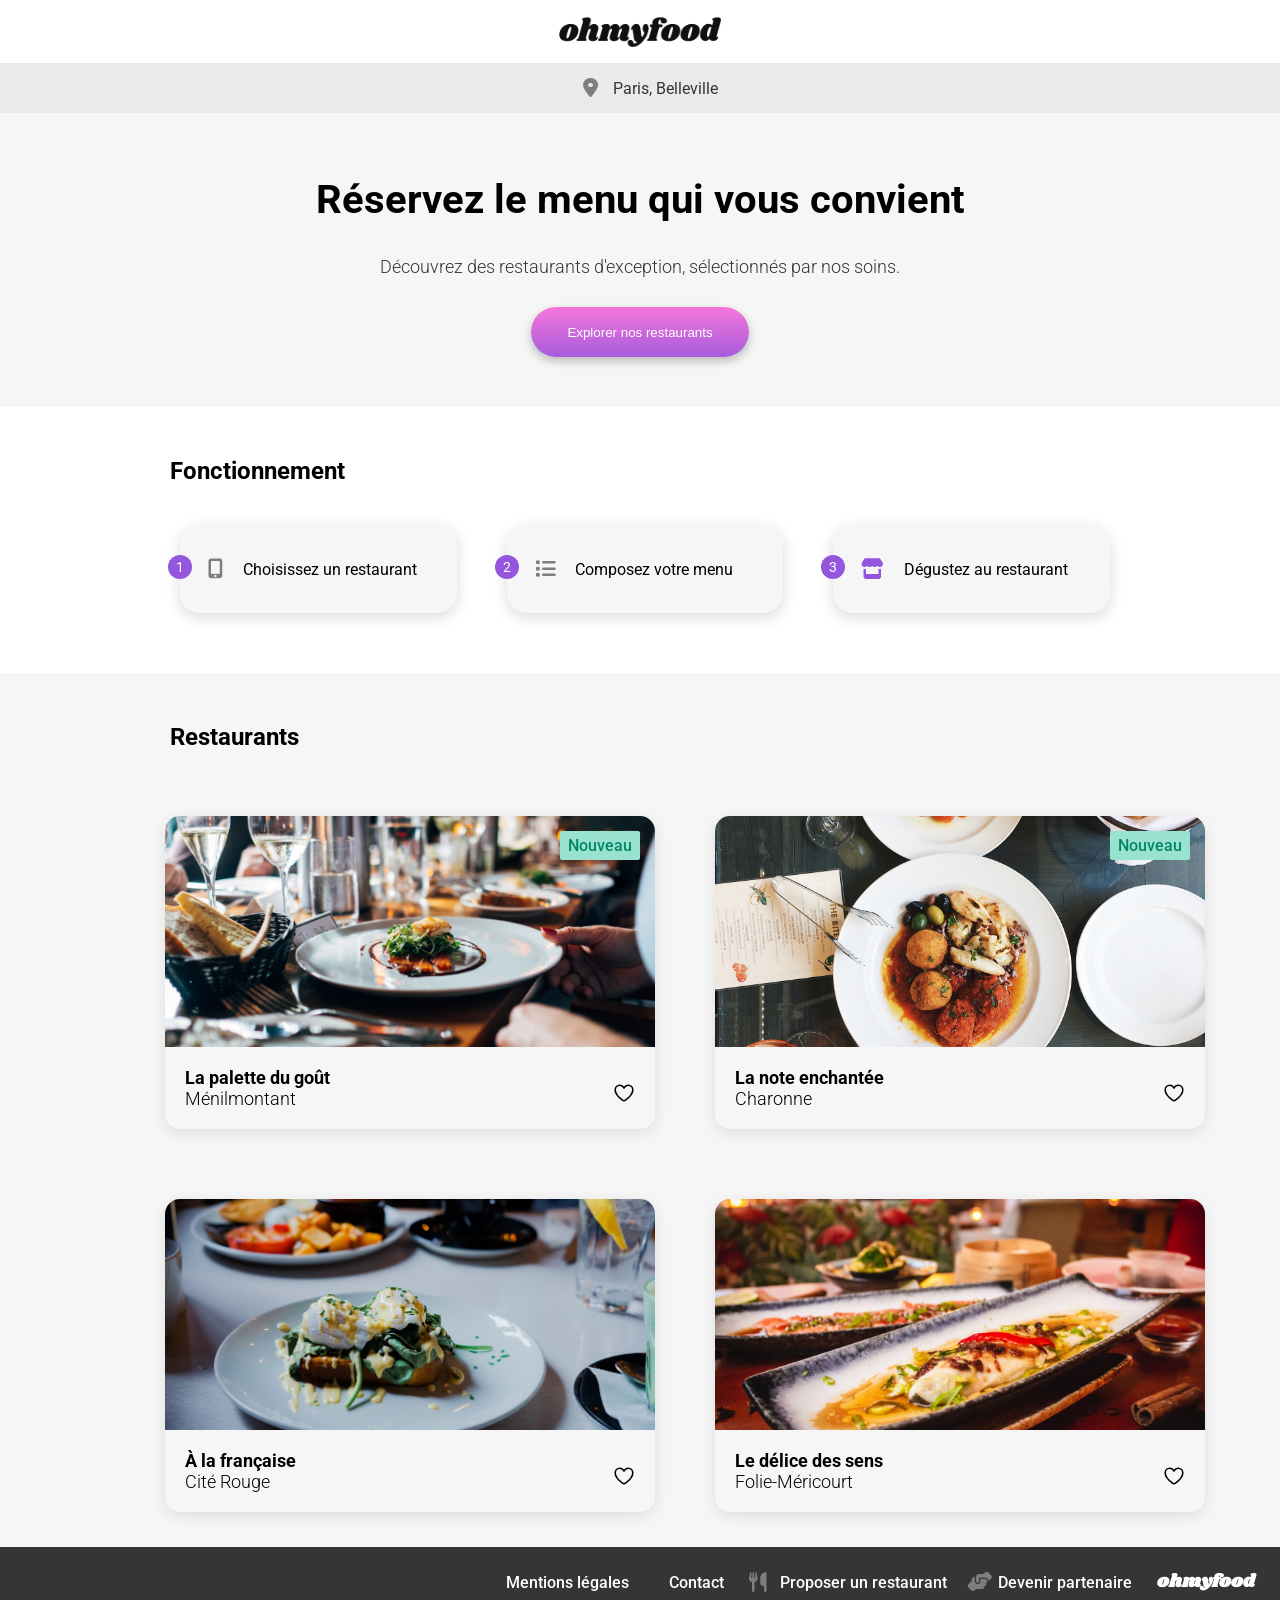
<file: index.html>
<!DOCTYPE html>
<html lang="fr">
  <head>
    <meta charset="UTF-8" />
    <meta name="viewport" content="width=device-width, initial-scale=1.0" />
    <meta name="description" content="Commandez votre repas gastronomique en ligne." />
    <title>Oh My Food</title>
    <link rel="stylesheet" href="css/main.css" />
    <link rel="stylesheet" href="https://cdnjs.cloudflare.com/ajax/libs/font-awesome/6.6.0/css/all.min.css"/>

  </head>

  <body>

    <!---LOADER --->

    <section class="loader">
      <span class="loader-box">
        <span class="loader-inner"></span>
      </span>
    </section>

    <div class="main-content">

    <!--- HEADER --->

    <header>
      <div class="logo">
        <img src="./assets/images/logo/ohmyfood.png" alt="Logo Oh My Food" />
      </div>
      <div class="localisation">
        <i class="fa-solid fa-location-dot"></i>Paris, Belleville
      </div>
    </header>

    <main>

      <!--- INTRO SECTION --->

      <section class="intro-section">
        <h1>Réservez le menu qui vous convient</h1>
        <p>Découvrez des restaurants d'exception, sélectionnés par nos soins.</p>
        <button>Explorer nos restaurants</button>
      </section>

      <!--- OPERATION SECTION --->

      <section class="operation-section">
        <h2>Fonctionnement</h2>
        <div class="operation_cards-container">
          <div class="operation_cards">
            <span class="operation-num">1</span>
            <i class="fa-solid fa-mobile-screen-button"></i>
            Choisissez un restaurant
          </div>
          <div class="operation_cards">
            <span class="operation-num">2</span>
            <i class="fa-solid fa-list"></i>
            Composez votre menu
          </div>
          <div class="operation_cards">
            <span class="operation-num">3</span>
            <i class="fa-solid fa-store i-primary"></i>
            Dégustez au restaurant
          </div>
        </div>
      </section>

      <!--- RESTAURANTS SECTION --->

      <section class="restaurants-section">
        <h2>Restaurants</h2>

        <div class="restaurants_cards-1">
          <a href="la-palette-du-gout.html">
            <div class="restaurants_cards">
              <img src="./assets/images/restaurants/la-palette-du-goût.jpg" alt="La Palette du goût" />
              <h3>La palette du goût</h3>
              <span class="new-restaurant">Nouveau</span>
              <p>Ménilmontant</p>
              <svg xmlns="http://www.w3.org/2000/svg" viewBox="0 0 640 640"><path d="M305 151.1L320 171.8L335 151.1C360 116.5 400.2 96 442.9 96C516.4 96 576 155.6 576 229.1L576 231.7C576 343.9 436.1 474.2 363.1 529.9C350.7 539.3 335.5 544 320 544C304.5 544 289.2 539.4 276.9 529.9C203.9 474.2 64 343.9 64 231.7L64 229.1C64 155.6 123.6 96 197.1 96C239.8 96 280 116.5 305 151.1z"/></svg>
            </div>
          </a>
          <a href="la-note-enchantee.html">
            <div class="restaurants_cards">
              <img src="./assets/images/restaurants/la-note-enchantée.jpg" alt="La Note enchantée" />
              <h3>La note enchantée</h3>
              <span class="new-restaurant">Nouveau</span>
              <p>Charonne</p>
              <svg xmlns="http://www.w3.org/2000/svg" viewBox="0 0 640 640"><path d="M305 151.1L320 171.8L335 151.1C360 116.5 400.2 96 442.9 96C516.4 96 576 155.6 576 229.1L576 231.7C576 343.9 436.1 474.2 363.1 529.9C350.7 539.3 335.5 544 320 544C304.5 544 289.2 539.4 276.9 529.9C203.9 474.2 64 343.9 64 231.7L64 229.1C64 155.6 123.6 96 197.1 96C239.8 96 280 116.5 305 151.1z"/></svg>
            </div>
          </a>
        </div>
        <div class="restaurants_cards-2">
          <a href="a-la-francaise.html">
            <div class="restaurants_cards">
              <img src="./assets/images/restaurants/à-la-française.jpg" alt="À la française" />
              <h3>À la française</h3>
              <p>Cité Rouge</p>
              <svg xmlns="http://www.w3.org/2000/svg" viewBox="0 0 640 640"><path d="M305 151.1L320 171.8L335 151.1C360 116.5 400.2 96 442.9 96C516.4 96 576 155.6 576 229.1L576 231.7C576 343.9 436.1 474.2 363.1 529.9C350.7 539.3 335.5 544 320 544C304.5 544 289.2 539.4 276.9 529.9C203.9 474.2 64 343.9 64 231.7L64 229.1C64 155.6 123.6 96 197.1 96C239.8 96 280 116.5 305 151.1z"/></svg>
            </div>
          </a>
          <a href="le-delice-des-sens.html">
            <div class="restaurants_cards">
              <img src="./assets/images/restaurants/le-délice-des-sens.jpg" alt="Le délice des sens" />
              <h3>Le délice des sens</h3>
              <p>Folie-Méricourt</p>
              <svg xmlns="http://www.w3.org/2000/svg" viewBox="0 0 640 640"><path d="M305 151.1L320 171.8L335 151.1C360 116.5 400.2 96 442.9 96C516.4 96 576 155.6 576 229.1L576 231.7C576 343.9 436.1 474.2 363.1 529.9C350.7 539.3 335.5 544 320 544C304.5 544 289.2 539.4 276.9 529.9C203.9 474.2 64 343.9 64 231.7L64 229.1C64 155.6 123.6 96 197.1 96C239.8 96 280 116.5 305 151.1z"/></svg>
            </div>
          </a>
        </div>
      </section>
    </main>
    </div>

    <!--- FOOTER --->

    <footer>
      <h2>ohmyfood</h2>
      <div class="footer-logo">
        <a href="#">
          <i class="fa-solid fa-utensils"></i>
          Proposer un restaurant
        </a>
        <a href="#">
          <i class="fa-solid fa-handshake-angle"></i>
          Devenir partenaire
        </a>
      </div>
      <div class="social-media">
        <a href="#">Mentions légales</a>
        <a href="mailto:contact@ohmyfood.com">Contact</a>
      </div>
    </footer>

  </body>

</html>
</file>
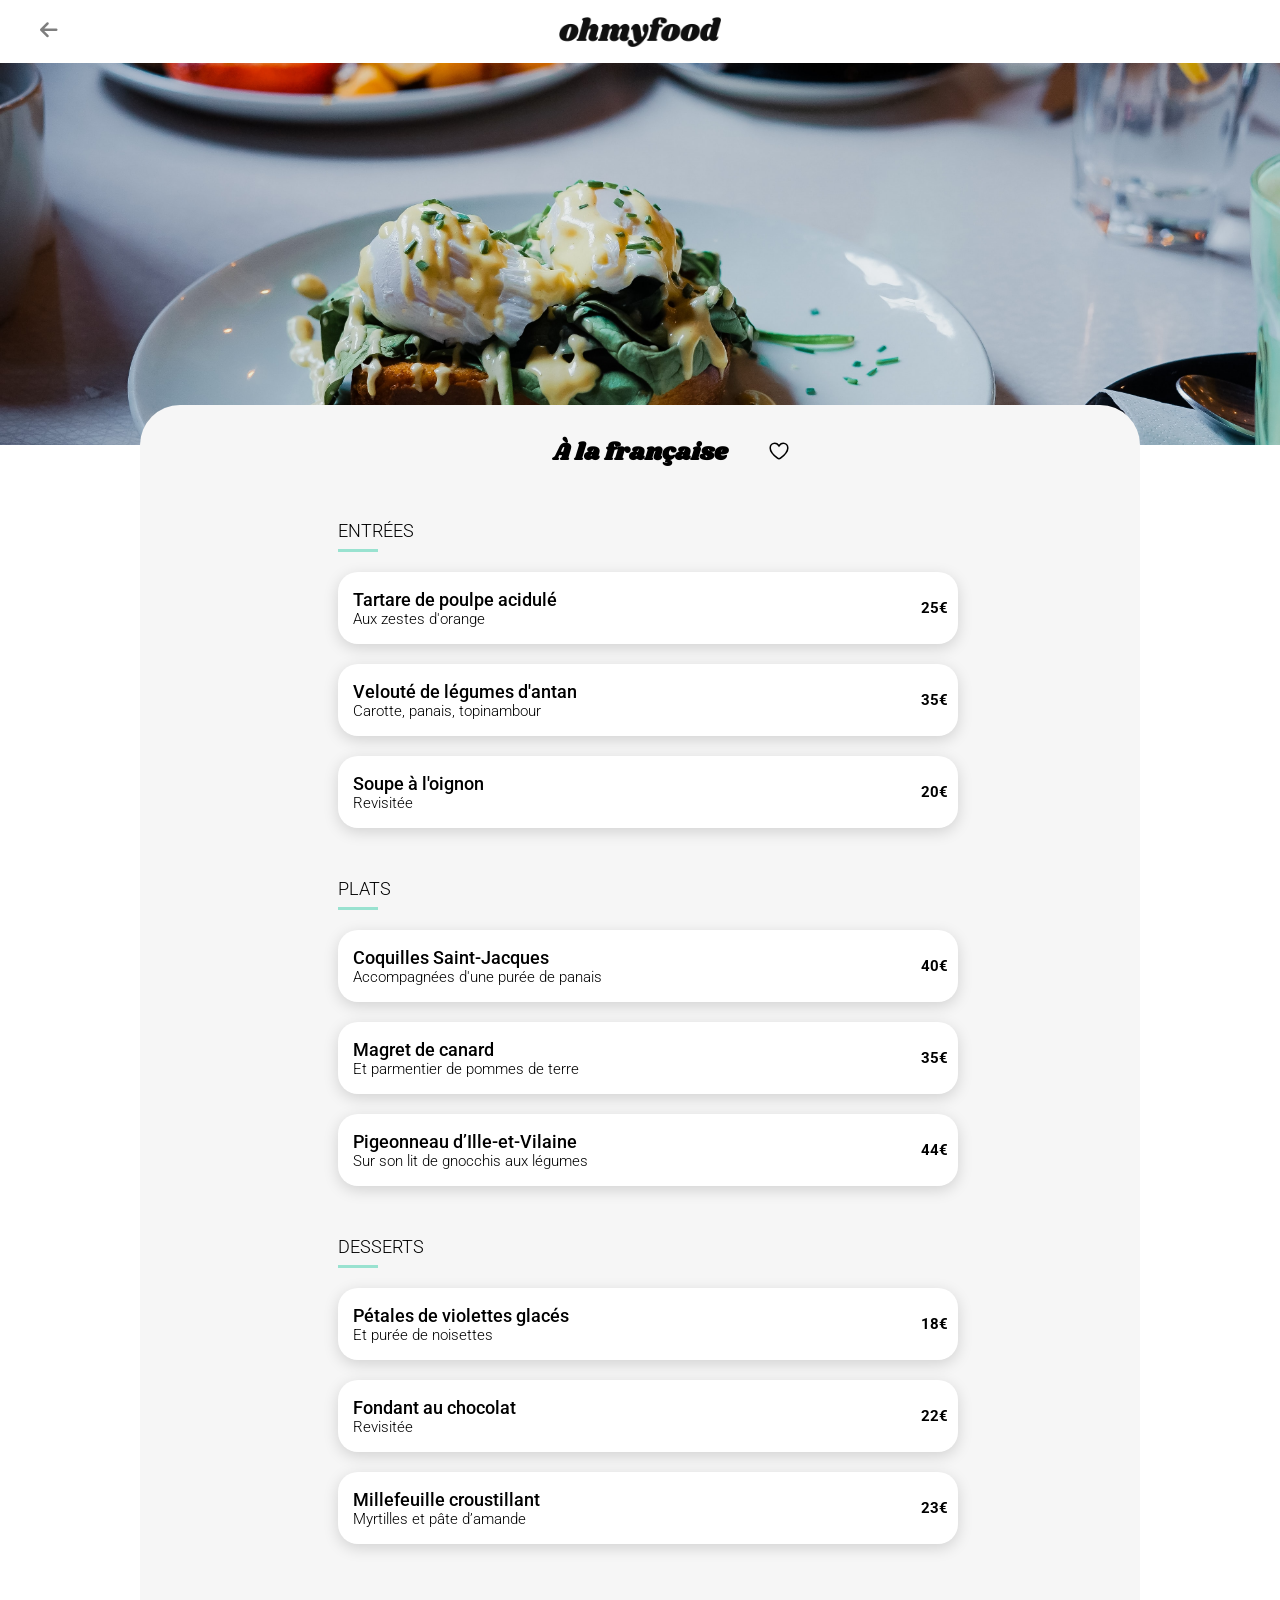
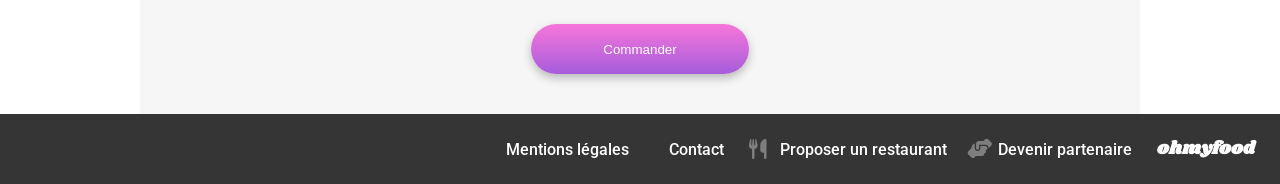
<file: a-la-francaise.html>
<!DOCTYPE html>
<html lang="fr">
  <head>
    <meta charset="UTF-8" />
    <meta name="viewport" content="width=device-width, initial-scale=1.0" />
    <meta name="description" content="Restaurant à la Française." />
    <title>A la Française & Oh My Food</title>
    <link rel="stylesheet" href="css/main.css" />
    <link rel="stylesheet" href="https://cdnjs.cloudflare.com/ajax/libs/font-awesome/6.6.0/css/all.min.css"/>
  </head>

<body>
    <nav>
      <div class="back-button">
        <a href="./index.html"><i class="fa-solid fa-arrow-left"></i></a>
      </div>
      <div class="logo">
        <img src="./assets/images/logo/ohmyfood.png" alt="Logo Oh My Food" />
      </div>
    </nav>


    <header class="restaurant-header">
        <img src="./assets/images/restaurants/à-la-française.jpg" alt="à la française" />
    </header>


<main class="main-menu">

      <div class="restaurant-title">
          <h1>À la française</h1>
          <svg xmlns="http://www.w3.org/2000/svg" viewBox="0 0 640 640"><path d="M305 151.1L320 171.8L335 151.1C360 116.5 400.2 96 442.9 96C516.4 96 576 155.6 576 229.1L576 231.7C576 343.9 436.1 474.2 363.1 529.9C350.7 539.3 335.5 544 320 544C304.5 544 289.2 539.4 276.9 529.9C203.9 474.2 64 343.9 64 231.7L64 229.1C64 155.6 123.6 96 197.1 96C239.8 96 280 116.5 305 151.1z"/></svg>
      </div>


      <section class="menu-section">
        <h2>Entrées</h2>
        <hr>

        <article class="menu_cards">
          <div class="menu-info">
            <div class="menu-text">
              <h3>Tartare de poulpe acidulé</h3>
              <p>Aux zestes d'orange</p>
            </div>
            <span class="price">25€</span>
          </div>
          <div class="circle-check">
            <i class="fa-regular fa-circle-check"></i>
          </div>
        </article>

        <article class="menu_cards">
          <div class="menu-info">
            <div class="menu-text">
              <h3>Velouté de légumes d'antan</h3>
              <p>Carotte, panais, topinambour</p>
            </div>
            <span class="price">35€</span>
          </div>
          <div class="circle-check">
            <i class="fa-regular fa-circle-check"></i>
          </div>
        </article>

        <article class="menu_cards">
          <div class="menu-info">
            <div class="menu-text">
              <h3>Soupe à l'oignon</h3>
              <p>Revisitée</p>
            </div>
            <span class="price">20€</span>
          </div>

          <div class="circle-check">
            <i class="fa-regular fa-circle-check"></i>
          </div>
        </article>
      </section>

      <section class="menu-section">
      <h2>Plats</h2>
      <hr>

        <article class="menu_cards">
          <div class="menu-info">
            <div class="menu-text">
              <h3>Coquilles Saint-Jacques</h3>
              <p>Accompagnées d'une purée de panais</p>
            </div>
            <span class="price">40€</span>
          </div>
          <div class="circle-check">
            <i class="fa-regular fa-circle-check"></i>
          </div>
        </article>

        <article class="menu_cards">
          <div class="menu-info">
            <div class="menu-text">
              <h3>Magret de canard</h3>
              <p>Et parmentier de pommes de terre</p>
            </div>
            <span class="price">35€</span>
          </div>
          <div class="circle-check">
            <i class="fa-regular fa-circle-check"></i>
          </div>
        </article>

        <article class="menu_cards">
          <div class="menu-info">
            <div class="menu-text">
              <h3>Pigeonneau d’Ille-et-Vilaine</h3>
              <p>Sur son lit de gnocchis aux légumes</p>
            </div>
            <span class="price">44€</span>
          </div>
          <div class="circle-check">
            <i class="fa-regular fa-circle-check"></i>
          </div>
        </article>
      </section>

      <section class="menu-section">
      <h2>Desserts</h2>
      <hr>

        <article class="menu_cards">
          <div class="menu-info">
            <div class="menu-text">
              <h3>Pétales de violettes glacés</h3>
              <p>Et purée de noisettes</p>
            </div>
            <span class="price">18€</span>
          </div>
          <div class="circle-check">
            <i class="fa-regular fa-circle-check"></i>
          </div>
        </article>

        <article class="menu_cards">
          <div class="menu-info">
            <div class="menu-text">
              <h3>Fondant au chocolat</h3>
              <p>Revisitée</p>
            </div>
            <span class="price">22€</span>
          </div>
          <div class="circle-check">
            <i class="fa-regular fa-circle-check"></i>
          </div>
        </article>

        <article class="menu_cards">
          <div class="menu-info">
            <div class="menu-text">
              <h3>Millefeuille croustillant</h3>
              <p>Myrtilles et pâte d’amande</p>
            </div>
            <span class="price">23€</span>
          </div>
          <div class="circle-check">
            <i class="fa-regular fa-circle-check"></i>
          </div>
        </article>
      </section>

        <button class="button">Commander</button>

    </main>

    <footer>
      <h2>ohmyfood</h2>
      <div class="footer-logo">
        <a href="#">
          <i class="fa-solid fa-utensils"></i>
          Proposer un restaurant
        </a>
        <a href="#">
          <i class="fa-solid fa-handshake-angle"></i>
          Devenir partenaire
        </a>
      </div>
      <div class="social-media">
        <a href="#">Mentions légales</a>
        <a href="mailto:contact@ohmyfood.com">Contact</a>
      </div>
    </footer>



</body>
</file>
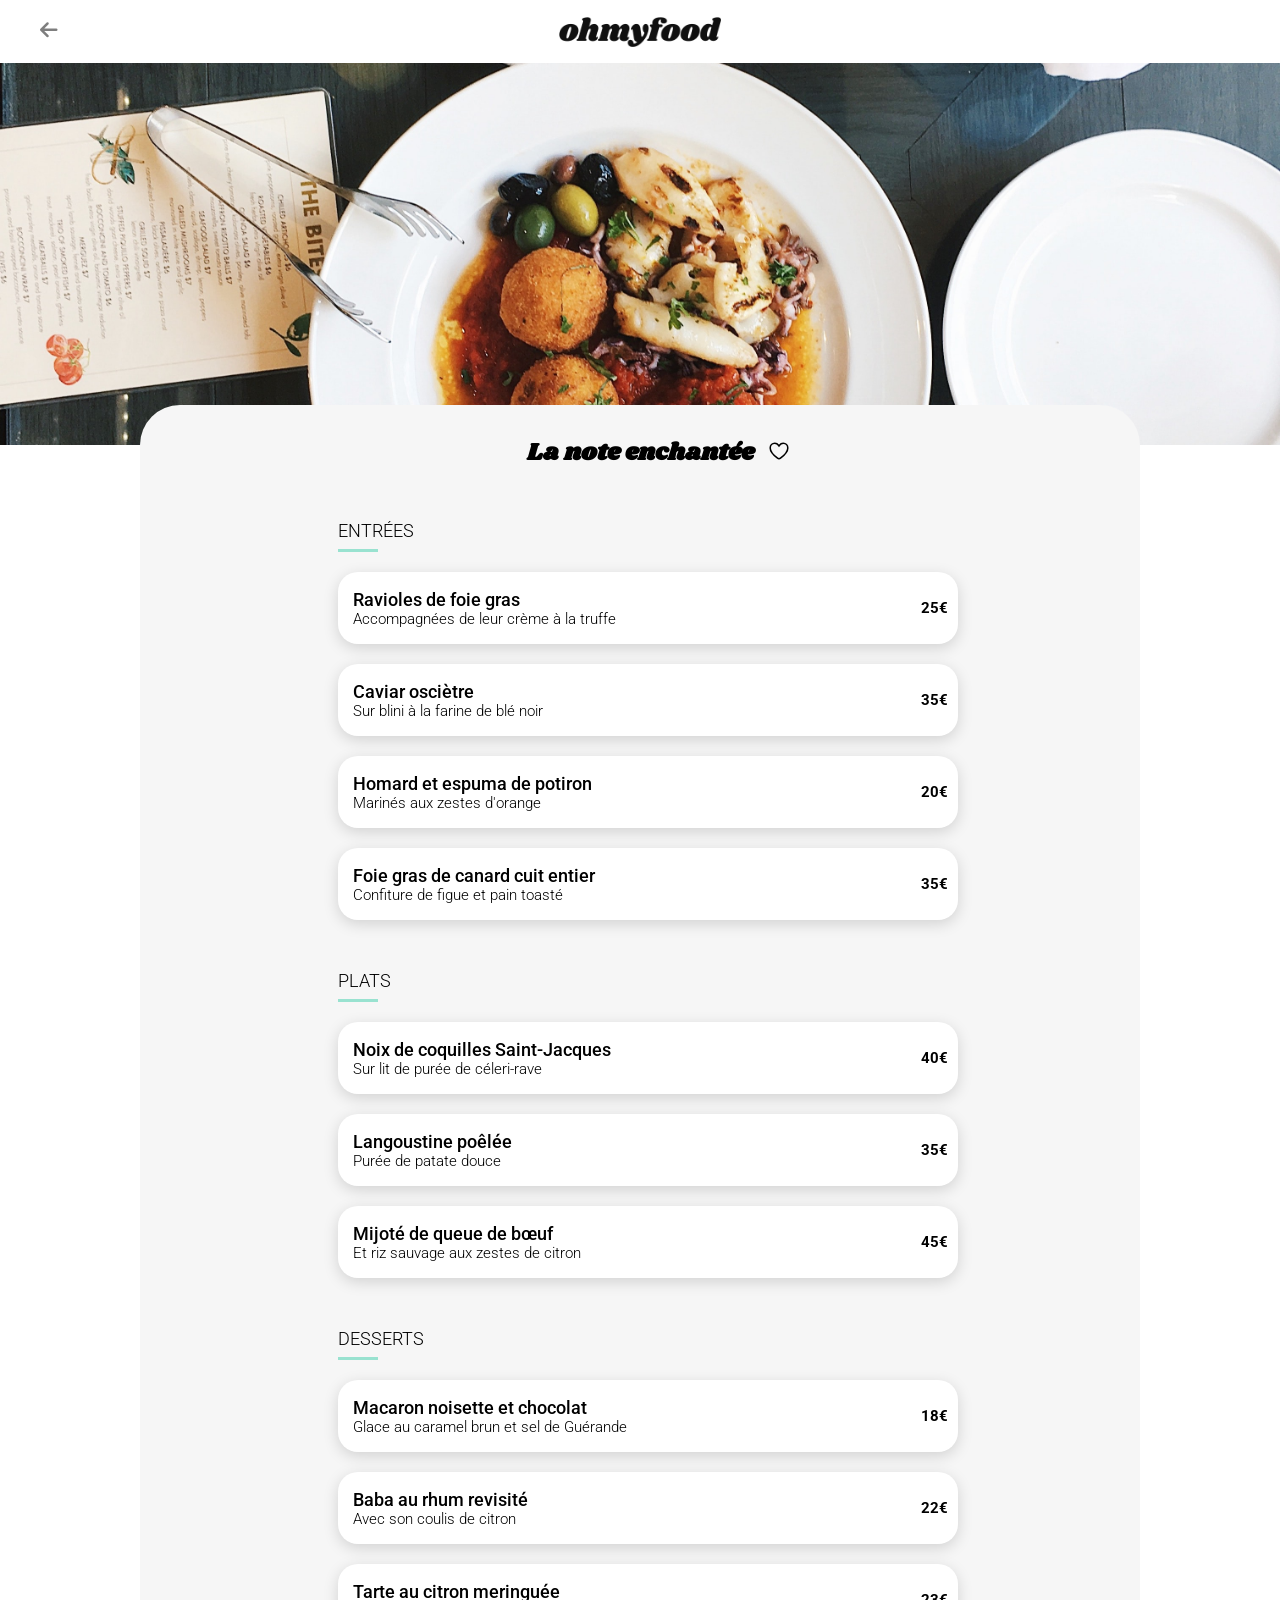
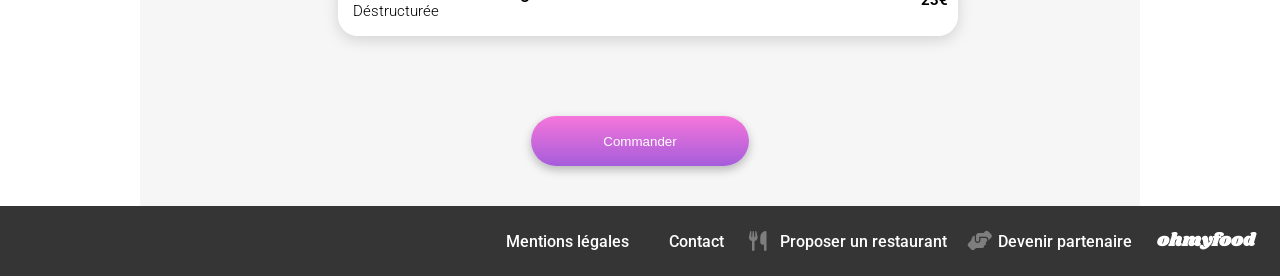
<file: la-note-enchantee.html>
<!DOCTYPE html>
<html lang="fr">
  <head>
    <meta charset="UTF-8" />
    <meta name="viewport" content="width=device-width, initial-scale=1.0" />
    <meta name="description" content="Restaurant la Note Enchantée." />
    <title>La Note Enchantée & Oh My Food</title>
    <link rel="stylesheet" href="css/main.css" />
    <link rel="stylesheet" href="https://cdnjs.cloudflare.com/ajax/libs/font-awesome/6.6.0/css/all.min.css"/>
  </head>

<body>
    <nav>
      <div class="back-button">
        <a href="./index.html"><i class="fa-solid fa-arrow-left"></i></a>
      </div>
      <div class="logo">
        <img src="./assets/images/logo/ohmyfood.png" alt="Logo Oh My Food" />
      </div>
    </nav>


    <header class="restaurant-header">
        <img src="./assets/images/restaurants/la-note-enchantée.jpg" alt="La note enchantée" />
    </header>


<main class="main-menu">

      <div class="restaurant-title">
          <h1>La note enchantée</h1>
          <svg xmlns="http://www.w3.org/2000/svg" viewBox="0 0 640 640"><path d="M305 151.1L320 171.8L335 151.1C360 116.5 400.2 96 442.9 96C516.4 96 576 155.6 576 229.1L576 231.7C576 343.9 436.1 474.2 363.1 529.9C350.7 539.3 335.5 544 320 544C304.5 544 289.2 539.4 276.9 529.9C203.9 474.2 64 343.9 64 231.7L64 229.1C64 155.6 123.6 96 197.1 96C239.8 96 280 116.5 305 151.1z"/></svg>
      </div>


      <section class="menu-section">
        <h2>Entrées</h2>
        <hr>

        <article class="menu_cards">
          <div class="menu-info">
            <div class="menu-text">
              <h3>Ravioles de foie gras </h3>
              <p>Accompagnées de leur crème à la truffe</p>
            </div>
            <span class="price">25€</span>
          </div>
          <div class="circle-check">
            <i class="fa-regular fa-circle-check"></i>
          </div>
        </article>

        <article class="menu_cards">
          <div class="menu-info">
            <div class="menu-text">
              <h3>Caviar osciètre </h3>
              <p>Sur blini à la farine de blé noir</p>
            </div>
            <span class="price">35€</span>
          </div>
          <div class="circle-check">
            <i class="fa-regular fa-circle-check"></i>
          </div>
        </article>

        <article class="menu_cards">
          <div class="menu-info">
            <div class="menu-text">
              <h3>Homard et espuma de potiron</h3>
              <p>Marinés aux zestes d'orange</p>
            </div>
            <span class="price">20€</span>
          </div>

          <div class="circle-check">
            <i class="fa-regular fa-circle-check"></i>
          </div>
        </article>

        <article class="menu_cards">
          <div class="menu-info">
            <div class="menu-text">
              <h3>Foie gras de canard cuit entier</h3>
              <p>Confiture de figue et pain toasté</p>
            </div>
            <span class="price">35€</span>
          </div>

          <div class="circle-check">
            <i class="fa-regular fa-circle-check"></i>
          </div>
        </article>
      </section>

      <section class="menu-section">
      <h2>Plats</h2>
      <hr>

        <article class="menu_cards">
          <div class="menu-info">
            <div class="menu-text">
              <h3>Noix de coquilles Saint-Jacques</h3>
              <p>Sur lit de purée de céleri-rave</p>
            </div>
            <span class="price">40€</span>
          </div>
          <div class="circle-check">
            <i class="fa-regular fa-circle-check"></i>
          </div>
        </article>

        <article class="menu_cards">
          <div class="menu-info">
            <div class="menu-text">
              <h3>Langoustine poêlée</h3>
              <p>Purée de patate douce</p>
            </div>
            <span class="price">35€</span>
          </div>
          <div class="circle-check">
            <i class="fa-regular fa-circle-check"></i>
          </div>
        </article>

        <article class="menu_cards">
          <div class="menu-info">
            <div class="menu-text">
              <h3>Mijoté de queue de bœuf </h3>
              <p>Et riz sauvage aux zestes de citron</p>
            </div>
            <span class="price">45€</span>
          </div>
          <div class="circle-check">
            <i class="fa-regular fa-circle-check"></i>
          </div>
        </article>
      </section>

      <section class="menu-section">
      <h2>Desserts</h2>
      <hr>

        <article class="menu_cards">
          <div class="menu-info">
            <div class="menu-text">
              <h3>Macaron noisette et chocolat</h3>
              <p>Glace au caramel brun et sel de Guérande</p>
            </div>
            <span class="price">18€</span>
          </div>
          <div class="circle-check">
            <i class="fa-regular fa-circle-check"></i>
          </div>
        </article>

        <article class="menu_cards">
          <div class="menu-info">
            <div class="menu-text">
              <h3>Baba au rhum revisité </h3>
              <p>Avec son coulis de citron</p>
            </div>
            <span class="price">22€</span>
          </div>
          <div class="circle-check">
            <i class="fa-regular fa-circle-check"></i>
          </div>
        </article>

        <article class="menu_cards">
          <div class="menu-info">
            <div class="menu-text">
              <h3>Tarte au citron meringuée </h3>
              <p>Déstructurée</p>
            </div>
            <span class="price">23€</span>
          </div>
          <div class="circle-check">
            <i class="fa-regular fa-circle-check"></i>
          </div>
        </article>
      </section>

        <button class="button">Commander</button>
    </main>

    <footer>
      <h2>ohmyfood</h2>
      <div class="footer-logo">
        <a href="#">
          <i class="fa-solid fa-utensils"></i>
          Proposer un restaurant
        </a>
        <a href="#">
          <i class="fa-solid fa-handshake-angle"></i>
          Devenir partenaire
        </a>
      </div>
      <div class="social-media">
        <a href="#">Mentions légales</a>
        <a href="mailto:contact@ohmyfood.com">Contact</a>
      </div>
    </footer>



</body>
</file>
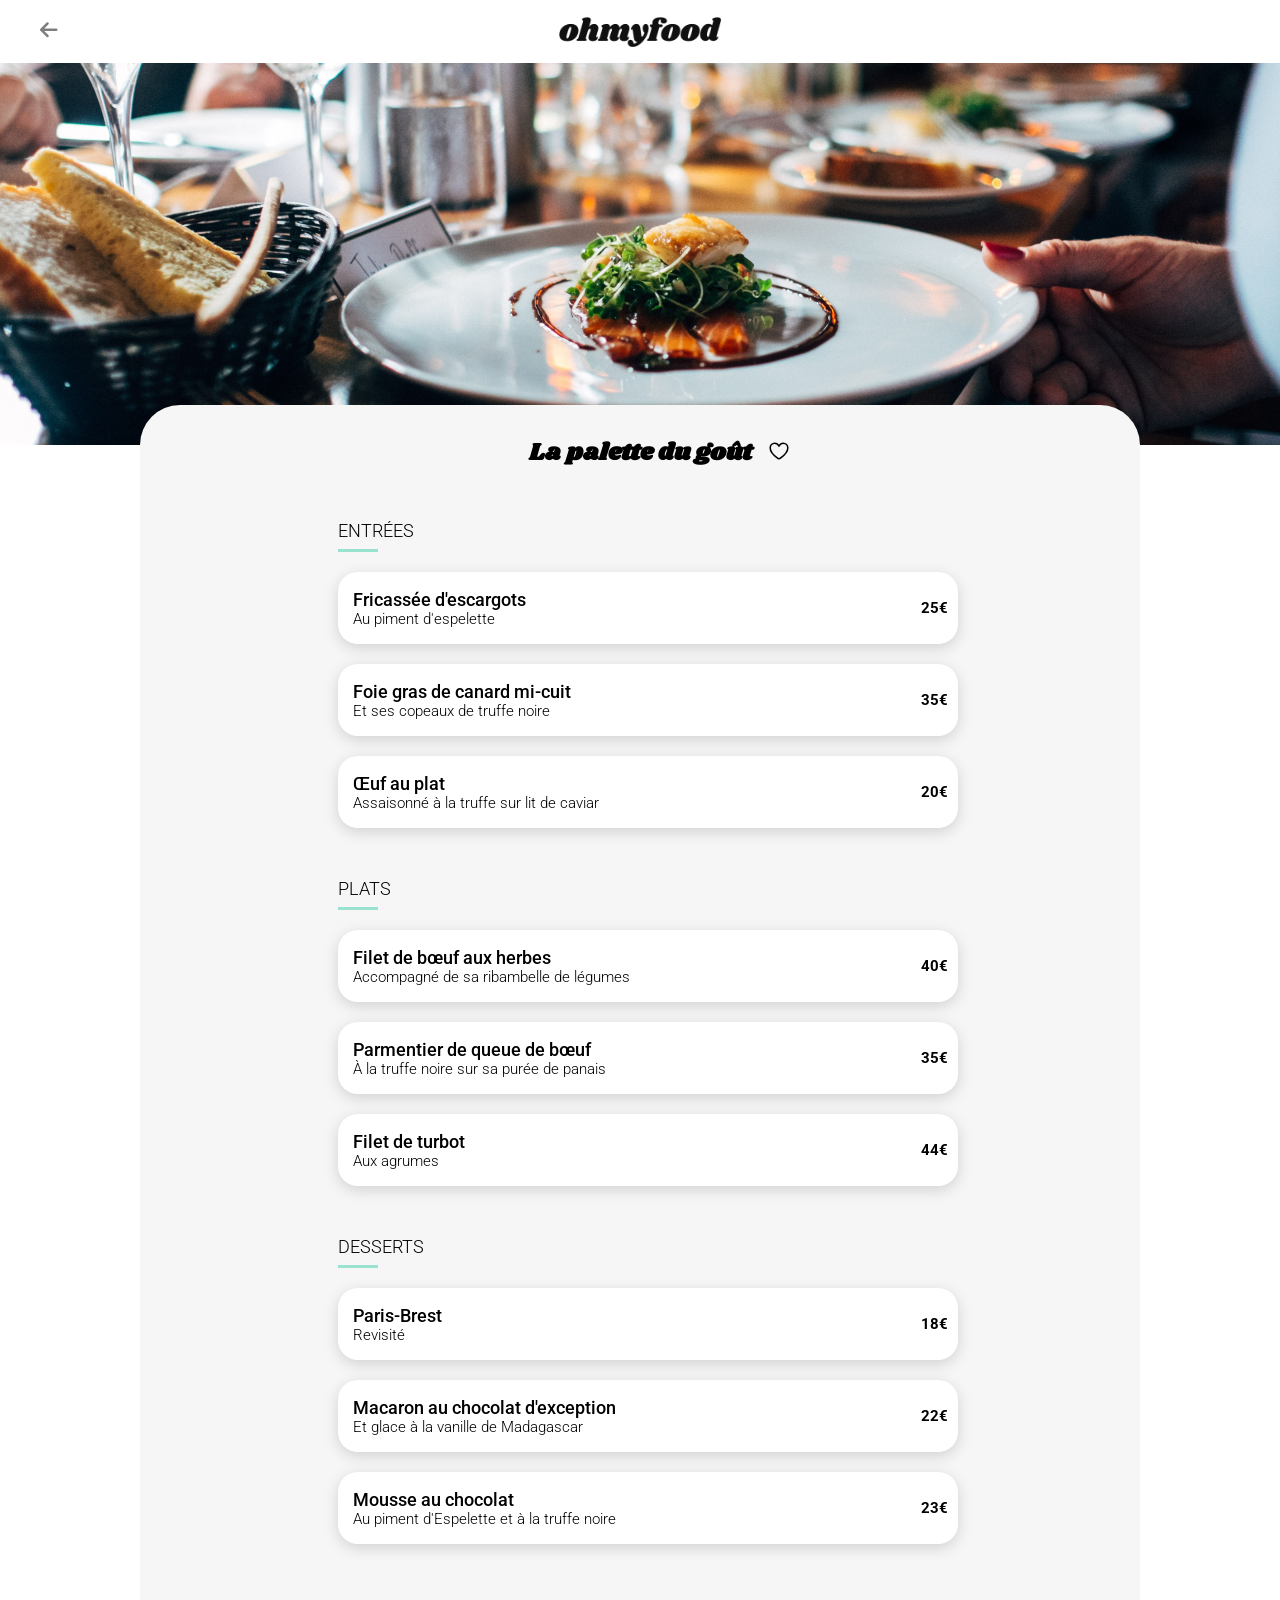
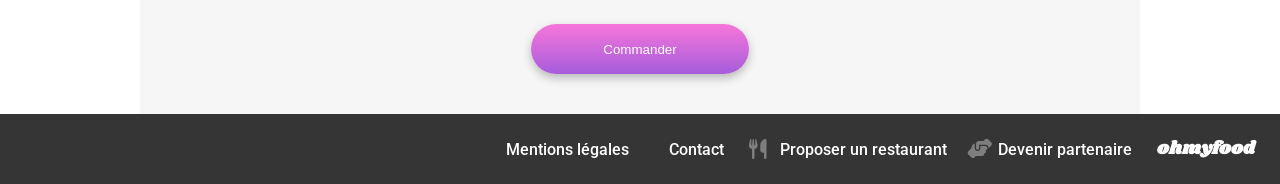
<file: la-palette-du-gout.html>
<!DOCTYPE html>
<html lang="fr">
  <head>
    <meta charset="UTF-8" />
    <meta name="viewport" content="width=device-width, initial-scale=1.0" />
    <meta name="description" content="Restaurant la Palette du Goût." />
    <title>La Palette du Goût & Oh My Food</title>
    <link rel="stylesheet" href="css/main.css" />
    <link rel="stylesheet" href="https://cdnjs.cloudflare.com/ajax/libs/font-awesome/6.6.0/css/all.min.css"/>
  </head>

<body>
        <nav>
      <div class="back-button">
        <a href="./index.html"><i class="fa-solid fa-arrow-left"></i></a>
      </div>
      <div class="logo">
        <img src="./assets/images/logo/ohmyfood.png" alt="Logo Oh My Food" />
      </div>
    </nav>


    <header class="restaurant-header">
        <img src="./assets/images/restaurants/la-palette-du-goût.jpg" alt="La palette du gout" />
    </header>


<main class="main-menu">

      <div class="restaurant-title">
          <h1>La palette du goût</h1>
          <svg xmlns="http://www.w3.org/2000/svg" viewBox="0 0 640 640"><path d="M305 151.1L320 171.8L335 151.1C360 116.5 400.2 96 442.9 96C516.4 96 576 155.6 576 229.1L576 231.7C576 343.9 436.1 474.2 363.1 529.9C350.7 539.3 335.5 544 320 544C304.5 544 289.2 539.4 276.9 529.9C203.9 474.2 64 343.9 64 231.7L64 229.1C64 155.6 123.6 96 197.1 96C239.8 96 280 116.5 305 151.1z"/></svg>
      </div>


      <section class="menu-section">
        <h2>Entrées</h2>
        <hr>

        <article class="menu_cards">
          <div class="menu-info">
            <div class="menu-text">
              <h3>Fricassée d'escargots</h3>
              <p>Au piment d'espelette</p>
            </div>
            <span class="price">25€</span>
          </div>
          <div class="circle-check">
            <i class="fa-regular fa-circle-check"></i>
          </div>
        </article>

        <article class="menu_cards">
          <div class="menu-info">
            <div class="menu-text">
              <h3>Foie gras de canard mi-cuit</h3>
              <p>Et ses copeaux de truffe noire</p>
            </div>
            <span class="price">35€</span>
          </div>
          <div class="circle-check">
            <i class="fa-regular fa-circle-check"></i>
          </div>
        </article>

        <article class="menu_cards">
          <div class="menu-info">
            <div class="menu-text">
              <h3>Œuf au plat</h3>
              <p>Assaisonné à la truffe sur lit de caviar</p>
            </div>
            <span class="price">20€</span>
          </div>

          <div class="circle-check">
            <i class="fa-regular fa-circle-check"></i>
          </div>
        </article>
      </section>

      <section class="menu-section">
      <h2>Plats</h2>
      <hr>

        <article class="menu_cards">
          <div class="menu-info">
            <div class="menu-text">
              <h3>Filet de bœuf aux herbes</h3>
              <p>Accompagné de sa ribambelle de légumes</p>
            </div>
            <span class="price">40€</span>
          </div>
          <div class="circle-check">
            <i class="fa-regular fa-circle-check"></i>
          </div>
        </article>

        <article class="menu_cards">
          <div class="menu-info">
            <div class="menu-text">
              <h3>Parmentier de queue de bœuf</h3>
              <p>À la truffe noire sur sa purée de panais</p>
            </div>
            <span class="price">35€</span>
          </div>
          <div class="circle-check">
            <i class="fa-regular fa-circle-check"></i>
          </div>
        </article>

        <article class="menu_cards">
          <div class="menu-info">
            <div class="menu-text">
              <h3>Filet de turbot</h3>
              <p>Aux agrumes</p>
            </div>
            <span class="price">44€</span>
          </div>
          <div class="circle-check">
            <i class="fa-regular fa-circle-check"></i>
          </div>
        </article>
      </section>

      <section class="menu-section">
      <h2>Desserts</h2>
      <hr>

        <article class="menu_cards">
          <div class="menu-info">
            <div class="menu-text">
              <h3>Paris-Brest</h3>
              <p>Revisité</p>
            </div>
            <span class="price">18€</span>
          </div>
          <div class="circle-check">
            <i class="fa-regular fa-circle-check"></i>
          </div>
        </article>

        <article class="menu_cards">
          <div class="menu-info">
            <div class="menu-text">
              <h3>Macaron au chocolat d'exception </h3>
              <p>Et glace à la vanille de Madagascar</p>
            </div>
            <span class="price">22€</span>
          </div>
          <div class="circle-check">
            <i class="fa-regular fa-circle-check"></i>
          </div>
        </article>

        <article class="menu_cards">
          <div class="menu-info">
            <div class="menu-text">
              <h3>Mousse au chocolat </h3>
              <p>Au piment d'Espelette et à la truffe noire</p>
            </div>
            <span class="price">23€</span>
          </div>
          <div class="circle-check">
            <i class="fa-regular fa-circle-check"></i>
          </div>
        </article>
      </section>

        <button class="button">Commander</button>

    </main>

    <footer>
      <h2>ohmyfood</h2>
      <div class="footer-logo">
        <a href="#">
          <i class="fa-solid fa-utensils"></i>
          Proposer un restaurant
        </a>
        <a href="#">
          <i class="fa-solid fa-handshake-angle"></i>
          Devenir partenaire
        </a>
      </div>
      <div class="social-media">
        <a href="#">Mentions légales</a>
        <a href="mailto:contact@ohmyfood.com">Contact</a>
      </div>
    </footer>



</body>
</file>
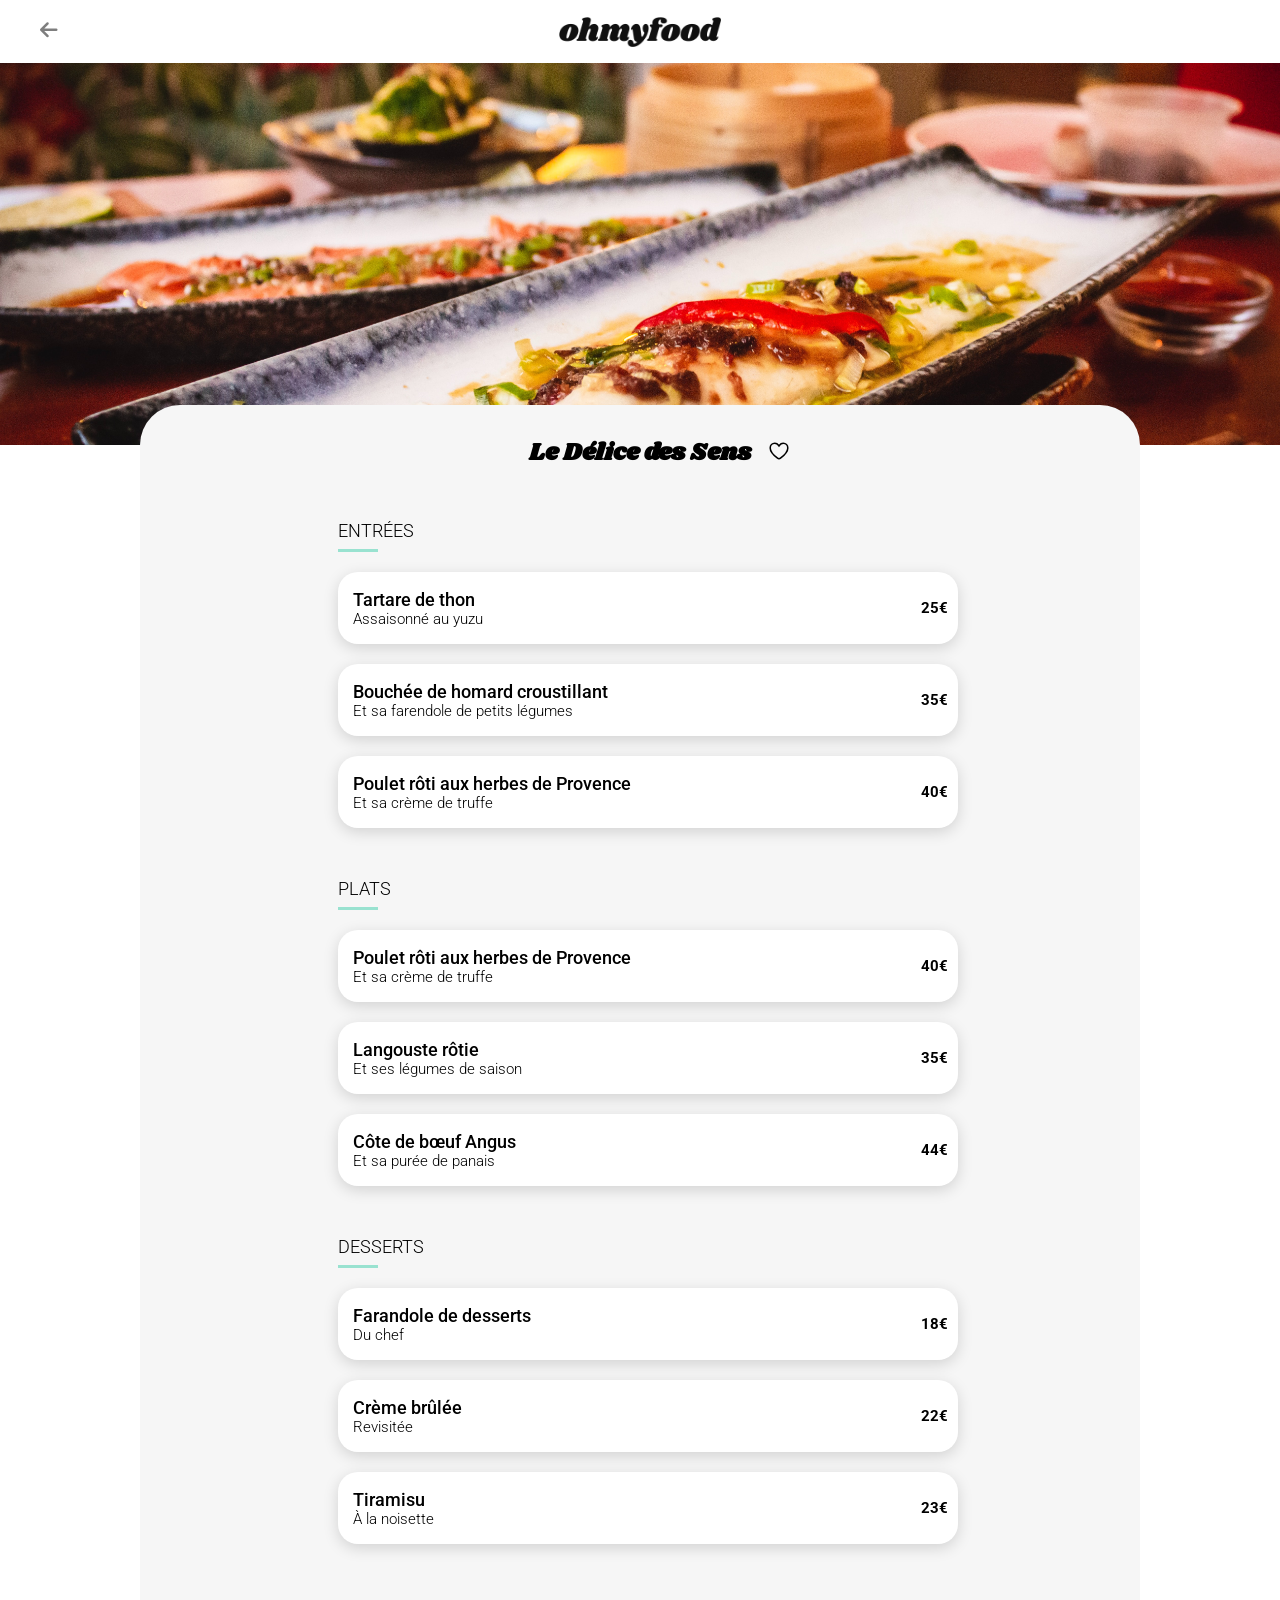
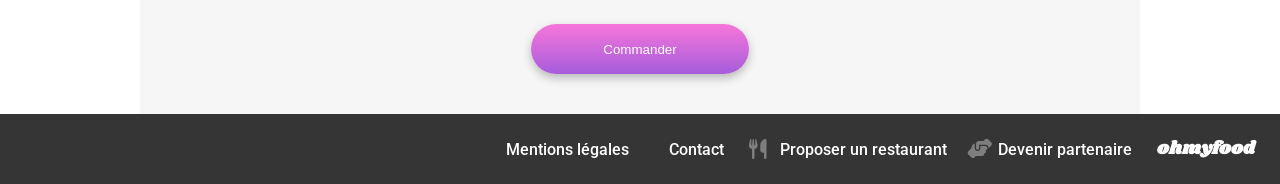
<file: le-delice-des-sens.html>
<!DOCTYPE html>
<html lang="fr">
  <head>
    <meta charset="UTF-8" />
    <meta name="viewport" content="width=device-width, initial-scale=1.0" />
    <meta name="description" content="Restaurant le Délice des sens." />
    <title>Le Délice des Sens & Oh My Food</title>
    <link rel="stylesheet" href="css/main.css" />
    <link rel="stylesheet" href="https://cdnjs.cloudflare.com/ajax/libs/font-awesome/6.6.0/css/all.min.css"/>
  </head>

<body>
    <nav>
      <div class="back-button">
        <a href="./index.html"><i class="fa-solid fa-arrow-left"></i></a>
      </div>
      <div class="logo">
        <img src="./assets/images/logo/ohmyfood.png" alt="Logo Oh My Food" />
      </div>
    </nav>


    <header class="restaurant-header">
        <img src="./assets/images/restaurants/le-délice-des-sens.jpg" alt="Le délice des sens" />
    </header>


<main class="main-menu">

      <div class="restaurant-title">
          <h1>Le Délice des Sens</h1>
          <svg xmlns="http://www.w3.org/2000/svg" viewBox="0 0 640 640"><path d="M305 151.1L320 171.8L335 151.1C360 116.5 400.2 96 442.9 96C516.4 96 576 155.6 576 229.1L576 231.7C576 343.9 436.1 474.2 363.1 529.9C350.7 539.3 335.5 544 320 544C304.5 544 289.2 539.4 276.9 529.9C203.9 474.2 64 343.9 64 231.7L64 229.1C64 155.6 123.6 96 197.1 96C239.8 96 280 116.5 305 151.1z"/></svg>
      </div>


      <section class="menu-section">
        <h2>Entrées</h2>
        <hr>

        <article class="menu_cards">
          <div class="menu-info">
            <div class="menu-text">
              <h3>Tartare de thon</h3>
              <p>Assaisonné au yuzu</p>
            </div>
            <span class="price">25€</span>
          </div>
          <div class="circle-check">
            <i class="fa-regular fa-circle-check"></i>
          </div>
        </article>

        <article class="menu_cards">
          <div class="menu-info">
            <div class="menu-text">
              <h3>Bouchée de homard croustillant</h3>
              <p>Et sa farendole de petits légumes</p>
            </div>
            <span class="price">35€</span>
          </div>
          <div class="circle-check">
            <i class="fa-regular fa-circle-check"></i>
          </div>
        </article>

        <article class="menu_cards">
          <div class="menu-info">
            <div class="menu-text">
              <h3>Poulet rôti aux herbes de Provence</h3>
              <p>Et sa crème de truffe</p>
            </div>
            <span class="price">40€</span>
          </div>

          <div class="circle-check">
            <i class="fa-regular fa-circle-check"></i>
          </div>
        </article>
      </section>

      <section class="menu-section">
      <h2>Plats</h2>
      <hr>

        <article class="menu_cards">
          <div class="menu-info">
            <div class="menu-text">
              <h3>Poulet rôti aux herbes de Provence</h3>
              <p>Et sa crème de truffe</p>
            </div>
            <span class="price">40€</span>
          </div>
          <div class="circle-check">
            <i class="fa-regular fa-circle-check"></i>
          </div>
        </article>

        <article class="menu_cards">
          <div class="menu-info">
            <div class="menu-text">
              <h3>Langouste rôtie</h3>
              <p>Et ses légumes de saison</p>
            </div>
            <span class="price">35€</span>
          </div>
          <div class="circle-check">
            <i class="fa-regular fa-circle-check"></i>
          </div>
        </article>

        <article class="menu_cards">
          <div class="menu-info">
            <div class="menu-text">
              <h3>Côte de bœuf Angus</h3>
              <p>Et sa purée de panais</p>
            </div>
            <span class="price">44€</span>
          </div>
          <div class="circle-check">
            <i class="fa-regular fa-circle-check"></i>
          </div>
        </article>
      </section>

      <section class="menu-section">
      <h2>Desserts</h2>
      <hr>

        <article class="menu_cards">
          <div class="menu-info">
            <div class="menu-text">
              <h3>Farandole de desserts</h3>
              <p>Du chef</p>
            </div>
            <span class="price">18€</span>
          </div>
          <div class="circle-check">
            <i class="fa-regular fa-circle-check"></i>
          </div>
        </article>

        <article class="menu_cards">
          <div class="menu-info">
            <div class="menu-text">
              <h3>Crème brûlée</h3>
              <p>Revisitée</p>
            </div>
            <span class="price">22€</span>
          </div>
          <div class="circle-check">
            <i class="fa-regular fa-circle-check"></i>
          </div>
        </article>

        <article class="menu_cards">
          <div class="menu-info">
            <div class="menu-text">
              <h3>Tiramisu</h3>
              <p>À la noisette</p>
            </div>
            <span class="price">23€</span>
          </div>
          <div class="circle-check">
            <i class="fa-regular fa-circle-check"></i>
          </div>
        </article>
      </section>

        <button class="button">Commander</button>

    </main>

    <footer>
      <h2>ohmyfood</h2>
      <div class="footer-logo">
        <a href="#">
          <i class="fa-solid fa-utensils"></i>
          Proposer un restaurant
        </a>
        <a href="#">
          <i class="fa-solid fa-handshake-angle"></i>
          Devenir partenaire
        </a>
      </div>
      <div class="social-media">
        <a href="#">Mentions légales</a>
        <a href="mailto:contact@ohmyfood.com">Contact</a>
      </div>
    </footer>



</body>
</file>
<file: css/main.css>
@import url("https://fonts.googleapis.com/css2?family=Roboto:ital,wght@0,100..900;1,100..900&family=Shrikhand&display=swap");
body {
  font-family: "Roboto", sans-serif;
  font-size: 16px;
  margin: 0;
  padding: 0;
}

h1 {
  font-family: "Roboto", sans-serif;
  font-size: 24px;
}

h2 {
  font-family: "Roboto", sans-serif;
  font-size: 18px;
  margin: 0;
  padding: 0;
}

h3 {
  font-size: 1.5rem;
  margin: 0;
  padding: 0;
}

p {
  margin: 0;
  padding: 0;
}

header {
  display: flex;
  flex-direction: column;
  align-items: center;
  background-color: white;
}

.logo {
  height: 63px;
  width: 100%;
  display: flex;
  align-items: center;
  justify-content: center;
  box-shadow: 0px 4px 4px 0px rgba(0, 0, 0, 0.2509803922);
  z-index: 1;
}

.logo img {
  width: 162px;
  height: 30px;
  margin: 14px;
}

.localisation {
  display: flex;
  align-items: center;
  justify-content: center;
  width: 100%;
  height: 50px;
  font-size: 16px;
  color: #353535;
  background-color: #EAEAEA;
  box-shadow: 0px 4px 4px 0px rgba(0, 0, 0, 0.2509803922);
}

.localisation p {
  font-weight: 500;
}

.localisation i {
  margin-right: 15px;
}

.back-button {
  position: absolute;
  left: 20px;
  font-size: 24px;
  color: #353535;
  cursor: pointer;
}

footer {
  background-color: #353535;
  color: white;
  padding: 22px 25px;
  display: flex;
  flex-direction: column;
  gap: 10px;
}
footer a {
  display: flex;
  align-items: center;
  justify-content: flex-start;
  text-decoration: none;
  color: white;
  font-weight: 500;
  cursor: pointer;
  gap: 0;
}
footer h2 {
  font-family: "Shrikhand", cursive;
  font-size: 18px;
  margin: 0;
  margin-bottom: 14px;
}
footer a i {
  margin: 0 20px 0 0 !important;
  width: 11px;
  text-align: center;
}

.footer-logo, .social-media {
  margin: 0;
  padding: 0;
  display: flex;
  flex-direction: column;
}

@media screen and (min-width: 1024px) {
  footer {
    display: flex;
    flex-direction: row-reverse;
    gap: 25px;
  }
  footer h2 {
    margin: 0;
    align-self: center;
  }
  .footer-logo {
    flex-direction: row;
    align-items: center;
    gap: 20px;
  }
  .social-media {
    flex-direction: row;
    align-items: center;
    gap: 40px;
  }
}
.restaurants_cards {
  display: flex;
  flex-direction: column;
  border-radius: 15px;
  box-shadow: 0px 4px 15px 0px rgba(0, 0, 0, 0.1);
  margin: 10px 15px;
  position: relative;
}
.restaurants_cards img {
  width: 100%;
  min-width: 100%;
  height: 231px;
  border-top-left-radius: 15px;
  border-top-right-radius: 15px;
  object-fit: cover;
}
.restaurants_cards h3 {
  display: flex;
  align-items: center;
  justify-content: flex-start;
  font-weight: 700;
  margin: 20px 0 0 20px;
  font-size: 18px;
}
.restaurants_cards p {
  display: flex;
  align-items: center;
  justify-content: flex-start;
  font-weight: 300;
  margin: 0 0 20px 20px;
  font-size: 18px;
}

.restaurants_cards-1 a,
.restaurants_cards-2 a {
  text-decoration: none;
  color: black;
}

.new-restaurant {
  position: absolute;
  z-index: 1;
  width: 80px;
  height: 29px;
  font-weight: 500;
  background-color: #99E2D0;
  color: #008766;
  top: 15px;
  right: 15px;
  display: flex;
  align-items: center;
  justify-content: center;
  border-radius: 2px;
}

.restaurants_cards svg {
  position: absolute;
  bottom: 25px;
  right: 20px;
  width: 22px;
  cursor: pointer;
  fill: transparent;
  stroke: black;
  stroke-width: 45;
  transition: all 0.3s ease;
}
.restaurants_cards svg:hover {
  animation: color-change-2x 2s forwards;
}

@keyframes color-change-2x {
  0% {
    fill: #9356DC;
    stroke: #9356DC;
  }
  100% {
    fill: #FF79DA;
    stroke: #FF79DA;
  }
}
@media screen and (min-width: 768px) and (max-width: 1023px) {
  .restaurants_cards {
    width: 340px;
    margin: 10px 15px;
  }
  .restaurants_cards-1,
  .restaurants_cards-2 {
    display: flex;
    flex-direction: row;
    justify-content: center;
    gap: 25px;
  }
}
@media screen and (min-width: 1024px) {
  .restaurants_cards {
    width: 490px;
    margin: 35px 15px;
  }
  .restaurants_cards-1, .restaurants_cards-2 {
    display: flex;
    justify-content: center;
    gap: 30px;
  }
}
button {
  box-shadow: 0px 4px 10px 0px rgba(0, 0, 0, 0.2509803922);
  border: none;
  border-radius: 25px;
  width: 218px;
  height: 50px;
  background: linear-gradient(180deg, #FF79DA -11.44%, #9356DC 123.93%);
  color: white;
  font-weight: 500;
  margin-top: 30px;
  cursor: pointer;
  transition: all 0.3s ease;
}
button:hover {
  background: linear-gradient(180deg, #ff8ee3 -10%, #a56af5 120%);
  box-shadow: 0px 4px 15px 0px rgba(0, 0, 0, 0.3490196078);
}

.operation_cards-container {
  display: flex;
  flex-direction: column;
  align-items: center;
  width: 100%;
}

.operation_cards {
  box-shadow: 0px 4px 15px 0px rgba(0, 0, 0, 0.1490196078);
  border-radius: 20px;
  width: 322px;
  height: 72px;
  margin: 10px 20px 10px 30px;
  background-color: #F6F6F6;
  padding: 8px;
  position: relative;
  display: flex;
  align-items: center;
}
.operation_cards h2 {
  font-weight: 500;
}

.fa-solid {
  font-size: 20px;
  color: #7E7E7E;
  margin: 20px;
}

.i-primary {
  color: #9356DC;
}

.operation-num {
  position: absolute;
  font-size: 14px;
  color: white;
  background-color: #9356DC;
  border-radius: 50%;
  width: 24px;
  height: 24px;
  text-align: center;
  line-height: 24px;
  top: 30px;
  left: -12px;
}

@media screen and (min-width: 768px) and (max-width: 1023px) {
  .operation_cards-container {
    display: flex;
    justify-content: center;
  }
  .operation-section h2 {
    display: flex;
    justify-content: flex-start;
  }
}
@media screen and (min-width: 1024px) {
  .operation_cards-container {
    display: flex;
    justify-content: center;
    flex-direction: row;
  }
  .operation-section h2 {
    display: flex;
    justify-content: flex-start;
  }
}
.intro-section {
  display: flex;
  flex-direction: column;
  align-items: center;
  justify-content: center;
  text-align: center;
  background-color: #F6F6F6;
  padding: 30px 20px 50px 20px;
}
.intro-section p {
  font-weight: 300;
  font-size: 18px;
  color: #353535;
}

.operation-section,
.restaurants-section {
  margin: 0 auto;
  padding: 0 20px;
  display: flex;
  flex-direction: column;
}

.operation-section {
  justify-content: center;
  margin-bottom: 50px;
}
.operation-section h2 {
  text-align: left;
  margin: 50px 0 30px 20px;
  font-size: 24px;
}

.restaurants-section {
  background-color: #F6F6F6;
  padding-bottom: 50px;
}
.restaurants-section h2 {
  text-align: left;
  margin: 50px 0 30px 20px;
  font-size: 24px;
}

@media screen and (min-width: 768px) and (max-width: 1023px) {
  .intro-section h1 {
    font-size: 36px;
  }
  .operation-section h2 {
    display: flex;
    justify-content: flex-start;
    max-width: 768px;
    padding-left: 0;
  }
  .operation_cards-container {
    max-width: 768px;
    margin: 0 auto;
  }
  .operation_cards_container {
    display: flex;
    justify-content: center;
    align-items: center;
  }
  .restaurants-section h2 {
    display: flex;
    justify-content: flex-start;
    max-width: 768px;
    padding-left: 0;
  }
  .restaurants-section .restaurants_cards_container {
    display: flex;
    flex-direction: row;
  }
  .restaurants_cards-1,
  .restaurants_cards-2 {
    max-width: 768px;
    margin: 0 auto;
  }
  .operation-section,
  .restaurants-section {
    padding: 0 50px;
  }
}
@media screen and (min-width: 1024px) {
  .intro-section h1 {
    font-size: 40px;
  }
  .operation-section h2 {
    display: flex;
    justify-content: flex-start;
    max-width: 1070px;
    padding-left: 0;
  }
  .operation_cards_container {
    display: flex;
    justify-content: center;
    align-items: center;
    max-width: 1070px;
    margin: 0 auto;
  }
  .restaurants-section h2 {
    display: flex;
    justify-content: flex-start;
    max-width: 1070px;
    padding-left: 0;
  }
  .restaurants-section .restaurants_cards_container {
    display: flex;
    flex-direction: row;
  }
  .restaurants_cards-1,
  .restaurants_cards-2 {
    max-width: 1070px;
    margin: 0 auto;
  }
  .operation-section,
  .restaurants-section {
    padding: 0 150px;
  }
}
.nav {
  position: relative;
  z-index: 10;
}

.restaurant-header img {
  width: 100%;
  position: relative;
  z-index: 0;
  display: block;
}

.main-menu {
  max-width: 1200px;
  margin: 0 auto;
  padding: 0 0 40px 0;
  background-color: #F6F6F6;
}
.main-menu h2 {
  font-weight: 300;
  text-transform: uppercase;
  display: flex;
  align-items: center;
  text-align: left;
  padding: 20px 0 0 20px;
  max-width: 635px;
}
.main-menu hr {
  border: none;
  border-top: 3px solid #99E2D0;
  width: 40px;
  margin: 5px 0 0 20px;
  max-width: 635px;
}

header {
  width: 100%;
  display: block;
}

.restaurant-title {
  display: flex;
  align-items: center;
  justify-content: flex-start;
  gap: 10px;
  background-color: #F6F6F6;
  margin-top: -40px;
  padding: 30px 20px 0 20px;
  position: relative;
  border-top-left-radius: 40px;
  border-top-right-radius: 40px;
}
.restaurant-title h1 {
  font-family: "Shrikhand", cursive;
  margin: 0;
}
.restaurant-title svg {
  width: 22px;
  cursor: pointer;
  fill: transparent;
  stroke: black;
  stroke-width: 45;
  transition: all 0.3s ease;
}
.restaurant-title svg:hover {
  animation: color-change-2x 2s forwards;
}
@keyframes color-change-2x {
  0% {
    fill: #9356DC;
    stroke: #9356DC;
  }
  100% {
    fill: #FF79DA;
    stroke: #FF79DA;
  }
}

@media (min-width: 1024px) {
  .restaurant-header img {
    width: 100%;
    height: 382px;
    object-fit: cover;
    display: block;
  }
  .main-menu {
    max-width: 1000px;
    margin: 0 auto;
  }
  .restaurant-title {
    justify-content: center;
    position: relative;
  }
  .restaurant-title h1 {
    text-align: center;
    width: 100%;
  }
  .restaurant-title svg {
    position: absolute;
    right: 350px;
    top: 70%;
    transform: translateY(-50%);
  }
  .menu-section {
    max-width: 635px;
    margin: 50px auto;
    padding: 0 15px;
    box-sizing: border-box;
  }
  .menu-section h2 {
    max-width: 100%;
    margin: 20px 0 8px;
    padding: 0;
    text-align: left;
  }
  .menu-section hr {
    max-width: 100%;
    margin: 0 0 18px 0;
    padding: 0;
  }
}
body, html {
  height: 100%;
  margin: 0;
  padding: 0;
}

body {
  text-align: center;
}

.loader-box {
  display: inline-block;
  width: 50px;
  height: 50px;
  position: relative;
  border: 4px solid #9356DC;
  animation: loader 2s infinite ease;
}

.loader-inner {
  vertical-align: top;
  display: inline-block;
  width: 100%;
  background-color: #9356DC;
  animation: loader-inner 2s infinite ease-in;
}

.main-content {
  opacity: 0;
  visibility: hidden;
  transition: opacity 0.6s ease;
}
.main-content.visible {
  opacity: 1;
  visibility: visible;
}

@keyframes loader {
  0% {
    transform: rotate(0deg);
  }
  25% {
    transform: rotate(180deg);
  }
  50% {
    transform: rotate(180deg);
  }
  75% {
    transform: rotate(360deg);
  }
  100% {
    transform: rotate(360deg);
  }
}
@keyframes loader-inner {
  0% {
    height: 0%;
  }
  25% {
    height: 0%;
  }
  50% {
    height: 100%;
  }
  75% {
    height: 100%;
  }
  100% {
    height: 0%;
  }
}
section.loader {
  position: fixed;
  inset: 0;
  display: flex;
  justify-content: center;
  align-items: center;
  background-color: transparent;
  z-index: 1000;
  animation: hideLoader 3s forwards;
}

@keyframes hideLoader {
  0% {
    opacity: 1;
    visibility: visible;
  }
  99% {
    opacity: 1;
    visibility: visible;
  }
  100% {
    opacity: 0;
    visibility: hidden;
  }
}
.main-content {
  opacity: 0;
  visibility: hidden;
  transition: opacity 0.6s ease;
  animation: showContent 0.6s 3s forwards;
}

@keyframes showContent {
  to {
    opacity: 1;
    visibility: visible;
  }
}
.menu_cards {
  box-shadow: 0px 4px 15px 0px rgba(0, 0, 0, 0.1490196078);
  border-radius: 20px;
  height: 72px;
  margin: 15px;
  background-color: white;
  display: flex;
  align-items: center;
  overflow: hidden;
  padding: 0 0 0 15px;
  opacity: 0;
  transform: translateY(20px);
  animation: fadeSlideIn 0.6s ease forwards;
}
.menu_cards:hover .menu-info {
  width: calc(100% - 60px);
}
.menu_cards:hover .circle-check {
  transform: translateX(0);
}

.menu-info {
  display: flex;
  align-items: center;
  width: 100%;
}

.menu_cards:nth-child(1) {
  animation-delay: 0.1s;
}

.menu_cards:nth-child(2) {
  animation-delay: 0.2s;
}

.menu_cards:nth-child(3) {
  animation-delay: 0.3s;
}

.menu_cards:nth-child(4) {
  animation-delay: 0.4s;
}

.menu_cards:nth-child(5) {
  animation-delay: 0.5s;
}

.menu_cards:nth-child(6) {
  animation-delay: 0.6s;
}

.menu_cards:nth-child(7) {
  animation-delay: 0.7s;
}

.menu_cards:nth-child(8) {
  animation-delay: 0.8s;
}

.menu_cards:nth-child(9) {
  animation-delay: 0.9s;
}

@keyframes fadeSlideIn {
  from {
    opacity: 0;
    transform: translateY(20px);
  }
  to {
    opacity: 1;
    transform: translateY(0);
  }
}
.menu-text {
  flex: 1;
  min-width: 0;
  display: flex;
  flex-direction: column;
  align-items: flex-start;
  padding-right: 12px;
  width: auto;
}
.menu-text h3 {
  font-weight: 500;
  font-size: 18px;
}
.menu-text p {
  font-weight: 300;
  font-size: 15px;
}
.menu-text h3, .menu-text p {
  white-space: nowrap;
  overflow: hidden;
  text-overflow: ellipsis;
  text-align: left;
  display: block;
  width: 100%;
}

.price {
  margin-right: 10px;
  font-weight: 700;
  font-size: 15px;
  z-index: 2;
  transition: transform 0.4s ease;
}

.circle-check {
  width: 60px;
  height: 100%;
  background-color: #99E2D0;
  display: flex;
  justify-content: center;
  align-items: center;
  transform: translateX(100%);
  transition: transform 0.4s ease;
  position: absolute;
  right: 0;
  top: 0;
  z-index: 3;
}
.circle-check i {
  color: white;
  font-size: 20px;
}

@media (min-width: 1024px) {
  .menu_cards {
    max-width: 635px;
    width: 100%;
    margin: 20px auto;
  }
}

/*# sourceMappingURL=main.css.map */
</file>
